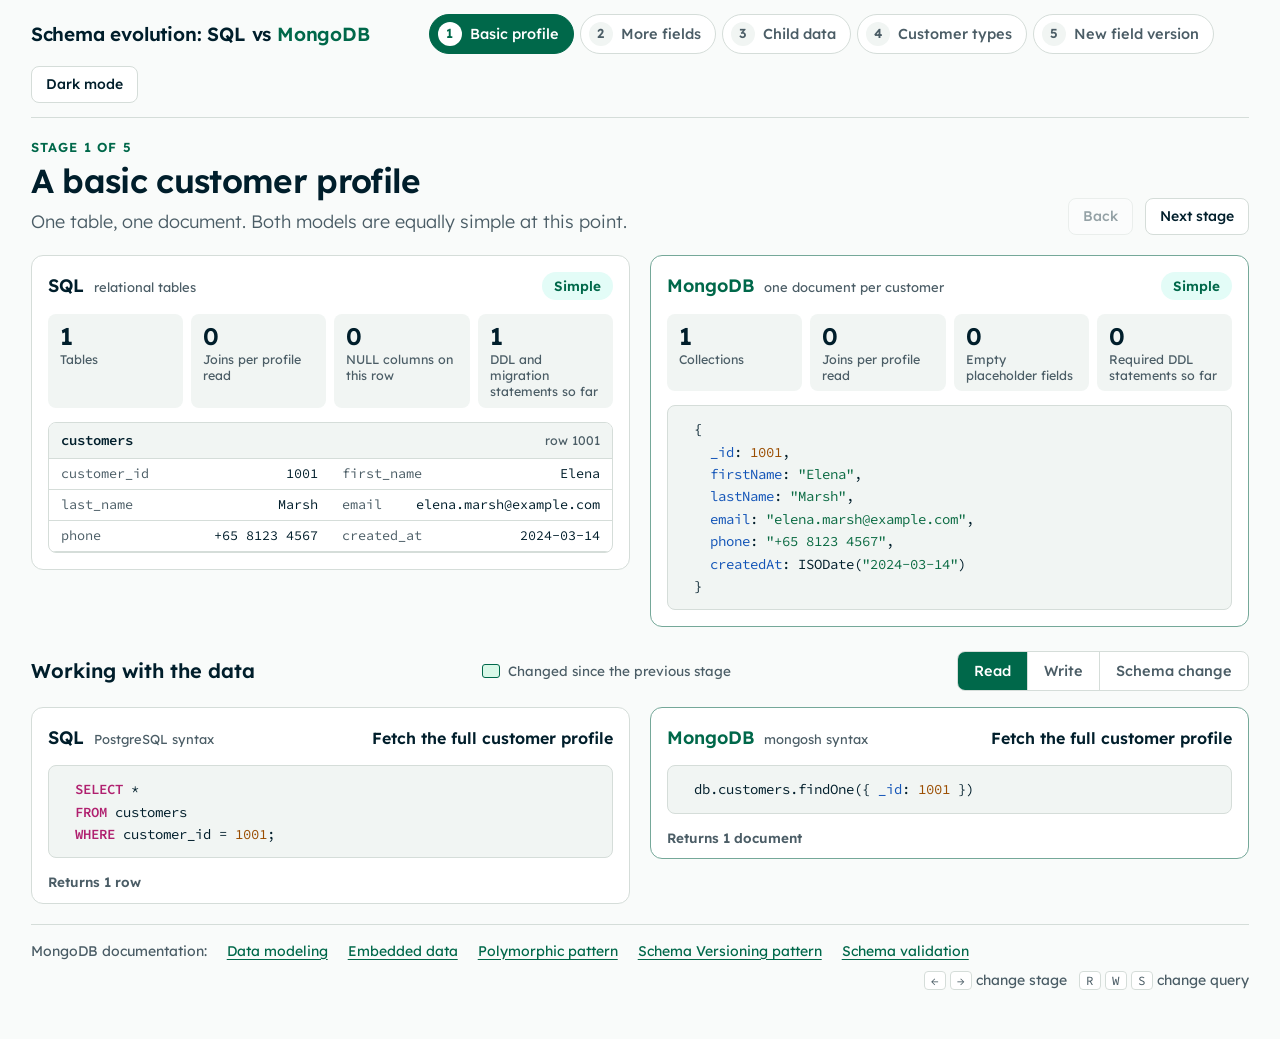
<file: sql-vs-mongodb-schema-evolution.html>
<!DOCTYPE html>
<html lang="en">
<head>
<meta charset="utf-8">
<meta name="viewport" content="width=device-width, initial-scale=1">
<style>body{margin:0}[hidden]{display:none!important}img{max-width:100%}</style>
</head>
<body>
<title>SQL vs MongoDB Schema Evolution</title>
<link rel="stylesheet" href="https://fonts.googleapis.com/css2?family=Lexend+Deca:wght@300;400;500;600;700&family=Source+Code+Pro:wght@400;600&display=swap">
<style>
/* Layout: sticky stage stepper on top, then a two-column SQL | MongoDB comparison
   with data shape above and synchronised query tabs below. */
:root {
  --bg: #F9FBFA; --surface: #FFFFFF; --inset: #F1F5F3; --border: #D5DDD9;
  --fg: #001E2B; --muted: #4B5D66;
  --accent: #00684A; --on-accent: #FFFFFF; --spring: #00A35C;
  --new-bg: #D9F8E8; --new-mark: #00684A;
  --good-bg: #E3FCF7; --good-fg: #00684A;
  --warn-bg: #FEF2C8; --warn-fg: #7A4200;
  --crit-bg: #FFE5DF; --crit-fg: #970606;
  --kw: #B0206F; --str: #0B6B43; --num: #9A4D00; --key: #1254B7; --com: #5C6C75;
  --sans: "Lexend Deca", system-ui, -apple-system, "Segoe UI", sans-serif;
  --mono: "Source Code Pro", ui-monospace, "SF Mono", Menlo, Consolas, monospace;
}
@media (prefers-color-scheme: dark) {
  :root:not([data-theme="light"]) {
    --bg: #001E2B; --surface: #0C2B39; --inset: #011822; --border: #24424F;
    --fg: #F0F5F3; --muted: #A9B8BD;
    --accent: #00ED64; --on-accent: #001E2B; --spring: #00ED64;
    --new-bg: #0B4034; --new-mark: #00ED64;
    --good-bg: #023430; --good-fg: #71F6BA;
    --warn-bg: #4A3200; --warn-fg: #FFE08A;
    --crit-bg: #5B1410; --crit-fg: #FFB3AA;
    --kw: #FF8ECB; --str: #5FE39A; --num: #FFC46B; --key: #7CC7FF; --com: #8FA3AB;
    color-scheme: dark;
  }
}
:root[data-theme="dark"] {
  --bg: #001E2B; --surface: #0C2B39; --inset: #011822; --border: #24424F;
  --fg: #F0F5F3; --muted: #A9B8BD;
  --accent: #00ED64; --on-accent: #001E2B; --spring: #00ED64;
  --new-bg: #0B4034; --new-mark: #00ED64;
  --good-bg: #023430; --good-fg: #71F6BA;
  --warn-bg: #4A3200; --warn-fg: #FFE08A;
  --crit-bg: #5B1410; --crit-fg: #FFB3AA;
  --kw: #FF8ECB; --str: #5FE39A; --num: #FFC46B; --key: #7CC7FF; --com: #8FA3AB;
  color-scheme: dark;
}

* { box-sizing: border-box; }
body { background: var(--bg); color: var(--fg); font-family: var(--sans); font-size: 16px; line-height: 1.5; font-weight: 400; }
button { font: inherit; color: inherit; cursor: pointer; }
:focus-visible { outline: 3px solid var(--spring); outline-offset: 2px; }
a { color: var(--accent); text-underline-offset: 3px; }

.wrap { max-width: 1600px; margin: 0 auto; padding-inline: clamp(16px, 2.4vw, 40px); padding-block: 0 48px; display: flex; flex-direction: column; gap: 20px; }

/* Top bar */
.top { display: flex; flex-wrap: wrap; align-items: center; gap: 12px 24px; padding-block: 14px; background: var(--bg); border-bottom: 1px solid var(--border); }
@media (min-width: 900px) { .top { position: sticky; top: env(safe-area-inset-top, 0px); z-index: 5; } }
.top h1 { font-size: 19px; font-weight: 600; margin: 0; letter-spacing: -0.01em; text-wrap: balance; }
.top h1 span { color: var(--accent); }
.steps { display: flex; flex-wrap: wrap; gap: 6px; list-style: none; margin: 0 auto; padding: 0; }
.steps button { display: flex; align-items: center; gap: 8px; padding: 7px 14px 7px 8px; border: 1px solid var(--border); border-radius: 999px; background: var(--surface); font-size: 14.5px; font-weight: 500; color: var(--muted); }
.steps .n { display: grid; place-items: center; width: 24px; height: 24px; border-radius: 50%; background: var(--inset); font-size: 13px; font-weight: 600; font-variant-numeric: tabular-nums; }
.steps button:hover { color: var(--fg); border-color: var(--accent); }
.steps button[aria-current="step"] { background: var(--accent); border-color: var(--accent); color: var(--on-accent); }
.steps button[aria-current="step"] .n { background: var(--on-accent); color: var(--accent); }
.ghost { padding: 7px 14px; border: 1px solid var(--border); border-radius: 8px; background: var(--surface); font-size: 14px; font-weight: 500; }
.ghost:hover:not(:disabled) { border-color: var(--accent); }
.ghost:disabled { opacity: .4; cursor: default; }

/* Stage intro */
.intro { display: flex; flex-wrap: wrap; align-items: flex-end; justify-content: space-between; gap: 16px 32px; }
.intro .txt { min-width: 0; flex: 1 1 520px; }
.eyebrow { font-size: 13px; font-weight: 600; letter-spacing: .09em; text-transform: uppercase; color: var(--accent); margin: 0 0 4px; }
.intro h2 { font-size: clamp(26px, 2.6vw, 36px); font-weight: 600; line-height: 1.15; letter-spacing: -0.02em; margin: 0 0 8px; text-wrap: balance; }
.intro p.sum { font-size: 18px; font-weight: 300; color: var(--muted); margin: 0; max-width: 68ch; }
.ctl { display: flex; flex-wrap: wrap; align-items: center; gap: 12px; }
.seg { display: inline-flex; border: 1px solid var(--border); border-radius: 8px; overflow: hidden; background: var(--surface); }
.seg button { padding: 8px 16px; border: 0; background: transparent; font-size: 14.5px; font-weight: 500; color: var(--muted); }
.seg button + button { border-left: 1px solid var(--border); }
.seg button[aria-pressed="true"], .seg button[aria-selected="true"] { background: var(--accent); color: var(--on-accent); }
.seg-label { font-size: 14px; color: var(--muted); }

/* Comparison grid */
.cmp { display: grid; grid-template-columns: minmax(0, 1fr) minmax(0, 1fr); gap: 16px 20px; align-items: start; }
@media (max-width: 880px) { .cmp { grid-template-columns: minmax(0, 1fr); } }
.span { grid-column: 1 / -1; }
.panel { min-width: 0; background: var(--surface); border: 1px solid var(--border); border-radius: 12px; padding: 16px; display: flex; flex-direction: column; gap: 14px; }
.panel.mdb { border-color: color-mix(in srgb, var(--accent) 45%, var(--border)); }
.phead { display: flex; flex-wrap: wrap; align-items: center; justify-content: space-between; gap: 8px 12px; }
.side { font-size: 18px; font-weight: 600; margin: 0; display: flex; align-items: baseline; gap: 10px; flex-wrap: wrap; }
.side small { font-size: 13px; font-weight: 400; color: var(--muted); }
.mdb .side { color: var(--accent); }
.pill { font-size: 13.5px; font-weight: 600; padding: 4px 12px; border-radius: 999px; white-space: nowrap; }
.pill.good { background: var(--good-bg); color: var(--good-fg); }
.pill.warn { background: var(--warn-bg); color: var(--warn-fg); }
.pill.crit { background: var(--crit-bg); color: var(--crit-fg); }

.stats { display: grid; grid-template-columns: repeat(4, minmax(0, 1fr)); gap: 8px; }
@media (max-width: 520px) { .stats { grid-template-columns: repeat(2, minmax(0, 1fr)); } }
.stat { background: var(--inset); border-radius: 8px; padding: 8px 12px; }
.stat b { display: flex; align-items: baseline; gap: 6px; font-size: 24px; font-weight: 600; line-height: 1.2; font-variant-numeric: tabular-nums; }
.stat .delta { font-size: 12.5px; font-weight: 600; padding: 1px 7px; border-radius: 999px; background: var(--warn-bg); color: var(--warn-fg); }
.stat span.l { display: block; font-size: 12.5px; color: var(--muted); line-height: 1.3; }

/* SQL tables */
.tbl { border: 1px solid var(--border); border-radius: 8px; overflow: hidden; }
.tbl.new { border-color: var(--new-mark); }
.tname { display: flex; align-items: center; gap: 10px; padding: 7px 12px; background: var(--inset); font-family: var(--mono); font-size: 14px; font-weight: 600; border-bottom: 1px solid var(--border); }
.badge { font-family: var(--sans); font-size: 11.5px; font-weight: 600; letter-spacing: .06em; text-transform: uppercase; padding: 1px 8px; border-radius: 999px; background: var(--new-bg); color: var(--new-mark); }
.tname .rows { margin-left: auto; font-family: var(--sans); font-weight: 400; font-size: 12.5px; color: var(--muted); }
.rec { display: grid; grid-template-columns: repeat(auto-fill, minmax(250px, 1fr)); }
.kv { display: flex; justify-content: space-between; gap: 12px; padding: 5px 12px; font-family: var(--mono); font-size: 13.5px; border-bottom: 1px solid var(--border); min-width: 0; }
.kv .k { color: var(--muted); white-space: nowrap; }
.kv .v { text-align: right; overflow-wrap: anywhere; }
.kv.new { background: var(--new-bg); }
.kv.new .k { color: var(--new-mark); font-weight: 600; }
.kv.gone .k, .kv.gone .v { text-decoration: line-through; color: var(--crit-fg); }
.nul { font-style: italic; padding: 0 6px; border-radius: 4px; background: var(--warn-bg); color: var(--warn-fg); }
.scroll { overflow-x: auto; }
table.g { border-collapse: collapse; width: 100%; font-family: var(--mono); font-size: 13.5px; font-variant-numeric: tabular-nums; }
table.g th, table.g td { text-align: left; padding: 5px 12px; border-bottom: 1px solid var(--border); white-space: nowrap; }
table.g th { color: var(--muted); font-weight: 600; }
table.g tr:last-child td { border-bottom: 0; }
.empty { padding: 8px 12px; font-size: 13.5px; color: var(--muted); }
.tables { display: flex; flex-direction: column; gap: 10px; }
.also { display: flex; flex-wrap: wrap; align-items: center; gap: 6px 8px; font-size: 13.5px; color: var(--muted); }
.also code { font-family: var(--mono); font-size: 13px; padding: 2px 9px; border: 1px solid var(--border); border-radius: 6px; color: var(--fg); background: var(--inset); }

/* Code */
pre.code { margin: 0; background: var(--inset); border: 1px solid var(--border); border-radius: 8px; padding: 12px 0; overflow-x: auto; font-family: var(--mono); font-size: 14px; line-height: 1.6; tab-size: 2; }
pre.code code { display: inline-block; min-width: 100%; font-family: inherit; }
.ln { display: block; padding: 0 14px 0 26px; position: relative; white-space: pre; }
.ln.new { background: var(--new-bg); }
.ln.new::before { content: "+"; position: absolute; left: 9px; color: var(--new-mark); font-weight: 600; }
.t-kw { color: var(--kw); font-weight: 600; } .t-str { color: var(--str); } .t-num { color: var(--num); } .t-key { color: var(--key); } .t-com { color: var(--com); font-style: italic; }
.doclabel { font-size: 13.5px; font-weight: 500; color: var(--muted); margin: 0 0 -6px; }
.note { font-size: 15px; color: var(--muted); margin: 0; max-width: 70ch; }
.note b { color: var(--fg); font-weight: 600; }
.res { font-size: 13.5px; font-weight: 600; color: var(--muted); margin: 0 0 -6px; }
.qtitle { font-size: 16px; font-weight: 600; margin: 0; }
.legend { display: flex; align-items: center; gap: 8px; font-size: 13.5px; color: var(--muted); }
.legend i { width: 18px; height: 14px; border-radius: 3px; background: var(--new-bg); border: 1px solid var(--new-mark); }
.qbar { display: flex; flex-wrap: wrap; align-items: center; justify-content: space-between; gap: 10px 20px; margin-top: 8px; }
.qbar h3 { font-size: 20px; font-weight: 600; margin: 0; }

footer { border-top: 1px solid var(--border); padding-top: 16px; font-size: 14px; color: var(--muted); display: flex; flex-wrap: wrap; gap: 8px 20px; }
footer .hint { margin-left: auto; }
kbd { font-family: var(--mono); font-size: 12.5px; padding: 1px 6px; border: 1px solid var(--border); border-radius: 4px; background: var(--surface); }
</style>

<div class="wrap">
  <header class="top">
    <h1>Schema evolution: SQL vs <span>MongoDB</span></h1>
    <ol class="steps" id="steps" aria-label="Stages"></ol>
    <button class="ghost" id="themeBtn" type="button">Dark mode</button>
  </header>

  <section class="intro" aria-live="polite">
    <div class="txt">
      <p class="eyebrow" id="eyebrow"></p>
      <h2 id="stageTitle"></h2>
      <p class="sum" id="stageSum"></p>
    </div>
    <div class="ctl">
      <span class="seg-label" id="typeLabel" hidden>Customer type</span>
      <div class="seg" id="typeSeg" role="group" aria-labelledby="typeLabel" hidden>
        <button type="button" data-type="retail">Retail</button>
        <button type="button" data-type="wealth">Wealth</button>
        <button type="button" data-type="corporate">Corporate</button>
      </div>
      <button class="ghost" id="prevBtn" type="button">Back</button>
      <button class="ghost" id="nextBtn" type="button">Next stage</button>
    </div>
  </section>

  <main class="cmp">
    <section class="panel" id="sqlData" aria-label="SQL data model"></section>
    <section class="panel mdb" id="mdbData" aria-label="MongoDB document"></section>

    <div class="span qbar">
      <h3>Working with the data</h3>
      <div class="legend"><i></i> Changed since the previous stage</div>
      <div class="seg" id="tabs" role="tablist" aria-label="Operation">
        <button type="button" role="tab" data-tab="read">Read</button>
        <button type="button" role="tab" data-tab="write">Write</button>
        <button type="button" role="tab" data-tab="schema">Schema change</button>
      </div>
    </div>

    <section class="panel" id="sqlQuery" aria-label="SQL query"></section>
    <section class="panel mdb" id="mdbQuery" aria-label="MongoDB query"></section>
  </main>

  <footer>
    <span>MongoDB documentation:</span>
    <a href="https://www.mongodb.com/docs/manual/data-modeling/" target="_blank" rel="noopener">Data modeling</a>
    <a href="https://www.mongodb.com/docs/manual/data-modeling/embedding/" target="_blank" rel="noopener">Embedded data</a>
    <a href="https://www.mongodb.com/docs/manual/data-modeling/design-patterns/polymorphic-data/polymorphic-schema-pattern/" target="_blank" rel="noopener">Polymorphic pattern</a>
    <a href="https://www.mongodb.com/docs/manual/data-modeling/design-patterns/data-versioning/schema-versioning/" target="_blank" rel="noopener">Schema Versioning pattern</a>
    <a href="https://www.mongodb.com/docs/manual/core/schema-validation/" target="_blank" rel="noopener">Schema validation</a>
    <span class="hint"><kbd>&larr;</kbd> <kbd>&rarr;</kbd> change stage &nbsp; <kbd>R</kbd> <kbd>W</kbd> <kbd>S</kbd> change query</span>
  </footer>
</div>

<script>
(function () {
  "use strict";
  var state = { stage: 0, tab: "read", type: "retail" };

  var STAGES = [
    { label: "Basic profile", title: "A basic customer profile",
      sum: "One table, one document. Both models are equally simple at this point.",
      sqlPill: ["Simple", "good"], mdbPill: ["Simple", "good"] },
    { label: "More fields", title: "The profile gains more fields",
      sum: "Date of birth, loyalty tier and marketing consent are added. SQL handles this well with a single ALTER TABLE. MongoDB needs no DDL at all.",
      sqlPill: ["Still in good shape", "good"], mdbPill: ["No DDL needed", "good"] },
    { label: "Child data", title: "Addresses, preferences and interests arrive",
      sum: "SQL spreads one profile across four tables and joins them back together. MongoDB embeds the same data as a sub-document and arrays.",
      sqlPill: ["4 tables, 3 joins", "warn"], mdbPill: ["Still one document", "good"] },
    { label: "Customer types", title: "The CRM now tracks three customer types",
      sum: "Retail, wealth and corporate customers need different fields. SQL carries every type's columns on every row. MongoDB stores only the fields that apply.",
      sqlPill: ["Sparse rows, 5 joins", "warn"], mdbPill: ["Only the fields that apply", "good"] },
    { label: "New field version", title: "A field changes shape",
      sum: "A single phone number becomes a list of contacts. SQL needs a coordinated data migration. MongoDB lets both versions live side by side.",
      sqlPill: ["Migration project", "crit"], mdbPill: ["v1 and v2 coexist", "good"] }
  ];

  var SQL_STATS = { tables: [1, 1, 4, 6, 7], joins: [0, 0, 3, 5, 6], stmts: [1, 2, 5, 9, 12] };
  var NULLS = { retail: 6, wealth: 4, corporate: 7 };

  var CUST = {
    retail: { customer_id: 1001, customer_type: "retail", first_name: "Elena", last_name: "Marsh", email: "elena.marsh@example.com", phone: "+65 8123 4567", created_at: "2024-03-14", date_of_birth: "1988-07-02", loyalty_tier: "Gold", marketing_opt_in: "TRUE", risk_profile: null, aum_usd: null, relationship_mgr: null, company_name: null, registration_no: null, industry: null },
    wealth: { customer_id: 1002, customer_type: "wealth", first_name: "Rohan", last_name: "Iyer", email: "rohan.iyer@example.com", phone: "+65 9234 5678", created_at: "2023-11-02", date_of_birth: "1975-01-19", loyalty_tier: null, marketing_opt_in: "FALSE", risk_profile: "Balanced", aum_usd: "2400000.00", relationship_mgr: "J. Tan", company_name: null, registration_no: null, industry: null },
    corporate: { customer_id: 1003, customer_type: "corporate", first_name: null, last_name: null, email: "ops@harbourline.example", phone: "+65 6555 0142", created_at: "2022-06-20", date_of_birth: null, loyalty_tier: null, marketing_opt_in: "FALSE", risk_profile: null, aum_usd: null, relationship_mgr: null, company_name: "Harbourline Logistics", registration_no: "201912345K", industry: "Logistics" }
  };
  // [column, first stage it exists in (1-based)]
  var COLS = [["customer_id", 1], ["customer_type", 4], ["first_name", 1], ["last_name", 1], ["email", 1], ["phone", 1], ["created_at", 1], ["date_of_birth", 2], ["loyalty_tier", 2], ["marketing_opt_in", 2], ["risk_profile", 4], ["aum_usd", 4], ["relationship_mgr", 4], ["company_name", 4], ["registration_no", 4], ["industry", 4]];

  var T_ADDR = { name: "addresses", cols: ["address_id", "customer_id", "type", "street", "city", "postal_code"], rows: [[1, 1001, "home", "12 Orchard Rd", "Singapore", "238841"], [2, 1001, "work", "8 Marina Blvd", "Singapore", "018981"]] };
  var T_PREF = { name: "customer_preferences", cols: ["customer_id", "language", "channel"], rows: [[1001, "en", "email"]] };
  var T_INT = { name: "customer_interests", cols: ["customer_id", "interest"], rows: [[1001, "travel"], [1001, "investing"], [1001, "dining"]] };
  var CHILD = {
    retail: { addr: T_ADDR.rows, pref: T_PREF.rows, int: T_INT.rows },
    wealth: { addr: [[3, 1002, "home", "5 Nassim Rd", "Singapore", "258372"]], pref: [[1002, "en", "phone"]], int: [[1002, "investing"], [1002, "golf"]] },
    corporate: { addr: [[4, 1003, "office", "30 Tuas Ave 2", "Singapore", "639461"]], pref: [], int: [] }
  };
  var T_CONTACT = { name: "customer_contacts", cols: ["contact_id", "customer_id", "type", "value", "is_primary"], rows: [[1, 1001, "mobile", "+65 8123 4567", "TRUE"], [2, 1001, "work", "+65 6555 0199", "FALSE"]] };

  /* ---------- content per stage ---------- */
  var MDB_DOC = [
`{
  _id: 1001,
  firstName: "Elena",
  lastName: "Marsh",
  email: "elena.marsh@example.com",
  phone: "+65 8123 4567",
  createdAt: ISODate("2024-03-14")
}`,
`{
  _id: 1001,
  firstName: "Elena",
  lastName: "Marsh",
  email: "elena.marsh@example.com",
  phone: "+65 8123 4567",
  createdAt: ISODate("2024-03-14"),
+  dateOfBirth: ISODate("1988-07-02"),
+  loyaltyTier: "Gold",
+  marketingOptIn: true
}`,
`{
  _id: 1001,
  firstName: "Elena",
  lastName: "Marsh",
  email: "elena.marsh@example.com",
  phone: "+65 8123 4567",
  createdAt: ISODate("2024-03-14"),
  dateOfBirth: ISODate("1988-07-02"),
  loyaltyTier: "Gold",
  marketingOptIn: true,
+  addresses: [
+    { type: "home", street: "12 Orchard Rd",
+      city: "Singapore", postalCode: "238841" },
+    { type: "work", street: "8 Marina Blvd",
+      city: "Singapore", postalCode: "018981" }
+  ],
+  preferences: { language: "en", channel: "email" },
+  interests: ["travel", "investing", "dining"]
}`
  ];
  var MDB_TYPED = {
    retail:
`{
  _id: 1001,
+  type: "retail",
  firstName: "Elena",
  lastName: "Marsh",
  email: "elena.marsh@example.com",
  phone: "+65 8123 4567",
  dateOfBirth: ISODate("1988-07-02"),
  loyaltyTier: "Gold",
  marketingOptIn: true,
  addresses: [
    { type: "home", street: "12 Orchard Rd",
      city: "Singapore", postalCode: "238841" },
    { type: "work", street: "8 Marina Blvd",
      city: "Singapore", postalCode: "018981" }
  ],
  preferences: { language: "en", channel: "email" },
  interests: ["travel", "investing", "dining"]
}`,
    wealth:
`{
  _id: 1002,
+  type: "wealth",
  firstName: "Rohan",
  lastName: "Iyer",
  email: "rohan.iyer@example.com",
  phone: "+65 9234 5678",
  dateOfBirth: ISODate("1975-01-19"),
+  riskProfile: "Balanced",
+  aumUsd: 2400000,
+  relationshipManager: "J. Tan",
+  portfolios: [
+    { name: "Growth", valueUsd: 1500000 },
+    { name: "Income", valueUsd: 900000 }
+  ],
  addresses: [
    { type: "home", street: "5 Nassim Rd",
      city: "Singapore", postalCode: "258372" }
  ],
  preferences: { language: "en", channel: "phone" },
  interests: ["investing", "golf"]
}`,
    corporate:
`{
  _id: 1003,
+  type: "corporate",
+  companyName: "Harbourline Logistics",
+  registrationNo: "201912345K",
+  industry: "Logistics",
  email: "ops@harbourline.example",
  phone: "+65 6555 0142",
+  signatories: [
+    { name: "Li Wei Chen", role: "CFO" },
+    { name: "Sara Holm", role: "Director" }
+  ],
  addresses: [
    { type: "office", street: "30 Tuas Ave 2",
      city: "Singapore", postalCode: "639461" }
  ]
}`
  };
  var MDB_V2 =
`{
  _id: 1001,
+  schemaVersion: 2,
  type: "retail",
  firstName: "Elena",
  lastName: "Marsh",
  email: "elena.marsh@example.com",
+  contacts: [
+    { type: "mobile", value: "+65 8123 4567", primary: true },
+    { type: "work", value: "+65 6555 0199" }
+  ],
  loyaltyTier: "Gold",
  addresses: [ /* 2 items */ ],
  preferences: { language: "en", channel: "email" },
  interests: ["travel", "investing", "dining"]
}`;
  var MDB_V1 =
`{
  _id: 1004,
  type: "retail",
  firstName: "Tomas",
  lastName: "Reyes",
  email: "tomas.reyes@example.com",
  phone: "+65 9000 1122",
  loyaltyTier: "Silver"
}`;

  function queries(stage, type) {
    var id = stage === 3 ? CUST[type].customer_id : 1001;
    var find = "db.customers.findOne({ _id: " + id + " })";
    var Q = [
      /* ---- Stage 1 ---- */
      { read: {
          title: "Fetch the full customer profile",
          sql: { code: "SELECT *\nFROM customers\nWHERE customer_id = 1001;", res: "Returns 1 row" },
          mdb: { code: find, res: "Returns 1 document" } },
        write: {
          title: "Create the customer",
          sql: { code: "INSERT INTO customers\n  (customer_id, first_name, last_name, email, phone)\nVALUES\n  (1001, 'Elena', 'Marsh',\n   'elena.marsh@example.com', '+65 8123 4567');" },
          mdb: { code: 'db.customers.insertOne({\n  _id: 1001,\n  firstName: "Elena",\n  lastName: "Marsh",\n  email: "elena.marsh@example.com",\n  phone: "+65 8123 4567",\n  createdAt: new Date()\n})' } },
        schema: {
          title: "Set up the structure",
          sql: { code: "CREATE TABLE customers (\n  customer_id INT PRIMARY KEY,\n  first_name  VARCHAR(50) NOT NULL,\n  last_name   VARCHAR(50) NOT NULL,\n  email       VARCHAR(120) NOT NULL,\n  phone       VARCHAR(30),\n  created_at  TIMESTAMP DEFAULT NOW()\n);", note: "The table must exist before the first row is written." },
          mdb: { code: "// Nothing to run.\n// The collection is created on the first insert.", note: "The document has the same shape as the object in the application code." } } },

      /* ---- Stage 2 ---- */
      { read: {
          title: "Fetch the full customer profile",
          sql: { code: "SELECT *\nFROM customers\nWHERE customer_id = 1001;", res: "Returns 1 row", note: "Unchanged. The new columns come back automatically." },
          mdb: { code: find, res: "Returns 1 document", note: "Unchanged." } },
        write: {
          title: "Fill in the new fields",
          sql: { code: "+UPDATE customers\n+SET date_of_birth = '1988-07-02',\n+    loyalty_tier = 'Gold',\n+    marketing_opt_in = TRUE\n+WHERE customer_id = 1001;" },
          mdb: { code: '+db.customers.updateOne(\n+  { _id: 1001 },\n+  { $set: {\n+      dateOfBirth: ISODate("1988-07-02"),\n+      loyaltyTier: "Gold",\n+      marketingOptIn: true\n+  } }\n+)' } },
        schema: {
          title: "Get from stage 1 to stage 2",
          sql: { code: "+ALTER TABLE customers\n+  ADD COLUMN date_of_birth DATE,\n+  ADD COLUMN loyalty_tier VARCHAR(20),\n+  ADD COLUMN marketing_opt_in BOOLEAN DEFAULT FALSE;", note: "One statement, and SQL copes well. Existing rows hold NULL for date_of_birth and loyalty_tier until they are updated." },
          mdb: { code: '// No DDL. Documents without the new fields stay valid.\n\n// Optional: enforce rules with schema validation\ndb.runCommand({\n  collMod: "customers",\n  validator: { $jsonSchema: {\n    required: ["firstName", "lastName", "email"],\n    properties: {\n      loyaltyTier: { enum: ["Silver", "Gold", "Platinum"] }\n    }\n  } }\n})', note: "Flexible does not mean unmanaged. <b>Schema validation</b> applies rules where you want them." } } },

      /* ---- Stage 3 ---- */
      { read: {
          title: "Fetch the full customer profile",
          sql: { code: "SELECT c.*, a.type, a.street, a.city, a.postal_code,\n       p.language, p.channel, i.interest\nFROM customers c\n+LEFT JOIN addresses a USING (customer_id)\n+LEFT JOIN customer_preferences p USING (customer_id)\n+LEFT JOIN customer_interests i USING (customer_id)\nWHERE c.customer_id = 1001;",
                 res: "Returns 6 rows for 1 customer",
                 grid: { cols: ["customer_id", "first_name", "a.type", "i.interest"], rows: [[1001, "Elena", "home", "travel"], [1001, "Elena", "home", "investing"], [1001, "Elena", "home", "dining"], [1001, "Elena", "work", "travel"], [1001, "Elena", "work", "investing"], [1001, "Elena", "work", "dining"]] },
                 note: "2 addresses &times; 3 interests = 6 rows. The application removes the duplicates, or runs several queries instead." },
          mdb: { code: find, res: "Returns 1 document", note: "Unchanged. The addresses, preferences and interests come back inside the document." } },
        write: {
          title: "Create a full profile",
          sql: { code: "+BEGIN;\nINSERT INTO customers (customer_id, first_name, last_name, email)\n  VALUES (1001, 'Elena', 'Marsh', 'elena.marsh@example.com');\n+INSERT INTO addresses (customer_id, type, street, city, postal_code)\n+  VALUES (1001, 'home', '12 Orchard Rd', 'Singapore', '238841'),\n+         (1001, 'work', '8 Marina Blvd', 'Singapore', '018981');\n+INSERT INTO customer_preferences (customer_id, language, channel)\n+  VALUES (1001, 'en', 'email');\n+INSERT INTO customer_interests (customer_id, interest)\n+  VALUES (1001, 'travel'), (1001, 'investing'), (1001, 'dining');\n+COMMIT;", note: "Four inserts across four tables, wrapped in a transaction so the profile is never half written." },
          mdb: { code: 'db.customers.insertOne({\n  _id: 1001,\n  firstName: "Elena",\n  lastName: "Marsh",\n  email: "elena.marsh@example.com",\n+  addresses: [ { type: "home", city: "Singapore" /* ... */ } ],\n+  preferences: { language: "en", channel: "email" },\n+  interests: ["travel", "investing", "dining"]\n})\n\n// Later: add one more address\n+db.customers.updateOne(\n+  { _id: 1001 },\n+  { $push: { addresses: { type: "billing", city: "Singapore" } } }\n+)', note: "A write to a single document is <b>atomic</b>. No multi-statement transaction is needed." } },
        schema: {
          title: "Get from stage 2 to stage 3",
          sql: { code: "+CREATE TABLE addresses (\n+  address_id  SERIAL PRIMARY KEY,\n+  customer_id INT REFERENCES customers,\n+  type VARCHAR(20), street VARCHAR(120),\n+  city VARCHAR(60), postal_code VARCHAR(12)\n+);\n+CREATE TABLE customer_preferences (\n+  customer_id INT PRIMARY KEY REFERENCES customers,\n+  language VARCHAR(5), channel VARCHAR(20)\n+);\n+CREATE TABLE customer_interests (\n+  customer_id INT REFERENCES customers,\n+  interest VARCHAR(40),\n+  PRIMARY KEY (customer_id, interest)\n+);", note: "Three new tables, each with a foreign key back to customers." },
          mdb: { code: '// No DDL. Add the embedded data to the document.\n+db.customers.updateOne(\n+  { _id: 1001 },\n+  { $set: {\n+      addresses: [ /* 2 addresses */ ],\n+      preferences: { language: "en", channel: "email" },\n+      interests: ["travel", "investing", "dining"]\n+  } }\n+)', note: "Embed data that is read together and bounded in size. Data that grows without limit belongs in its own collection, linked by reference." } } },

      /* ---- Stage 4 ---- */
      { read: {
          title: "Fetch the full customer profile",
          sql: { code: "SELECT c.*, a.*, p.*, i.interest,\n+       wp.name, wp.value_usd, cs.name, cs.role\nFROM customers c\nLEFT JOIN addresses a USING (customer_id)\nLEFT JOIN customer_preferences p USING (customer_id)\nLEFT JOIN customer_interests i USING (customer_id)\n+LEFT JOIN wealth_portfolios wp USING (customer_id)\n+LEFT JOIN corporate_signatories cs USING (customer_id)\nWHERE c.customer_id = " + id + ";", note: "Every row carries every type's columns. The application checks customer_type to know which ones to read and which to ignore." },
          mdb: { code: find + '\n\n// The type field is also an ordinary filter\n+db.customers.find({\n+  type: "wealth",\n+  aumUsd: { $gte: 1000000 }\n+})', res: "Returns 1 document, with only this type's fields", note: "Unchanged. The same findOne returns a different shape per customer type." } },
        write: {
          title: "Create a wealth customer",
          sql: { code: "BEGIN;\nINSERT INTO customers\n+  (customer_id, customer_type, first_name, last_name, email,\n+   risk_profile, aum_usd, relationship_mgr)\nVALUES\n+  (1002, 'wealth', 'Rohan', 'Iyer', 'rohan.iyer@example.com',\n+   'Balanced', 2400000.00, 'J. Tan');\n-- company_name, registration_no, industry, loyalty_tier stay NULL\n+INSERT INTO wealth_portfolios (customer_id, name, value_usd)\n+  VALUES (1002, 'Growth', 1500000.00), (1002, 'Income', 900000.00);\nCOMMIT;", note: "Each customer type needs its own insert logic, covering a different set of columns and tables." },
          mdb: { code: 'db.customers.insertOne({\n  _id: 1002,\n+  type: "wealth",\n  firstName: "Rohan",\n  lastName: "Iyer",\n  email: "rohan.iyer@example.com",\n+  riskProfile: "Balanced",\n+  aumUsd: 2400000,\n+  relationshipManager: "J. Tan",\n+  portfolios: [\n+    { name: "Growth", valueUsd: 1500000 },\n+    { name: "Income", valueUsd: 900000 }\n+  ]\n})', note: "The document holds the wealth fields and nothing else. There are no placeholders to leave empty." } },
        schema: {
          title: "Get from stage 3 to stage 4",
          sql: { code: "+ALTER TABLE customers\n+  ADD COLUMN customer_type VARCHAR(20)\n+    NOT NULL DEFAULT 'retail',\n+  ADD COLUMN risk_profile VARCHAR(20),      -- wealth only\n+  ADD COLUMN aum_usd DECIMAL(18,2),         -- wealth only\n+  ADD COLUMN relationship_mgr VARCHAR(60),  -- wealth only\n+  ADD COLUMN company_name VARCHAR(120),     -- corporate only\n+  ADD COLUMN registration_no VARCHAR(20),   -- corporate only\n+  ADD COLUMN industry VARCHAR(40);          -- corporate only\n+ALTER TABLE customers  -- a company has no first name\n+  ALTER COLUMN first_name DROP NOT NULL,\n+  ALTER COLUMN last_name DROP NOT NULL;\n+CREATE TABLE wealth_portfolios (\n+  portfolio_id SERIAL PRIMARY KEY,\n+  customer_id INT REFERENCES customers,\n+  name VARCHAR(60), value_usd DECIMAL(18,2)\n+);\n+CREATE TABLE corporate_signatories (\n+  signatory_id SERIAL PRIMARY KEY,\n+  customer_id INT REFERENCES customers,\n+  name VARCHAR(80), role VARCHAR(40)\n+);", note: "The alternative is one table per customer type. That removes the NULL columns but adds another join for each type." },
          mdb: { code: '// No DDL. Tag the existing documents with a type.\n+db.customers.updateMany(\n+  { type: { $exists: false } },\n+  { $set: { type: "retail" } }\n+)\n\n// Optional: index the type field\n+db.customers.createIndex({ type: 1 })', note: "This is the <b>polymorphic pattern</b>. A new customer type is a new document shape in the same collection." } } },

      /* ---- Stage 5 ---- */
      { read: {
          title: "Fetch the full customer profile",
          sql: { code: "SELECT c.*, a.*, p.*, i.interest, wp.*, cs.*,\n+       cc.type, cc.value, cc.is_primary\nFROM customers c\nLEFT JOIN addresses a USING (customer_id)\nLEFT JOIN customer_preferences p USING (customer_id)\nLEFT JOIN customer_interests i USING (customer_id)\nLEFT JOIN wealth_portfolios wp USING (customer_id)\nLEFT JOIN corporate_signatories cs USING (customer_id)\n+LEFT JOIN customer_contacts cc USING (customer_id)\nWHERE c.customer_id = 1001;", res: "Returns 12 rows for 1 customer", note: "2 addresses &times; 3 interests &times; 2 contacts = 12 rows. This query only works after the backfill has finished." },
          mdb: { code: find + '\n\n// Application code reads both versions\n+function getContacts(doc) {\n+  if ((doc.schemaVersion ?? 1) === 1) {\n+    return [{ type: "mobile", value: doc.phone, primary: true }];\n+  }\n+  return doc.contacts;\n+}', res: "Returns 1 document, v1 or v2", note: "The query is unchanged. A small branch on <b>schemaVersion</b> handles both shapes." } },
        write: {
          title: "Change a customer's mobile number",
          sql: { code: "BEGIN;\n-- old readers still use customers.phone\nUPDATE customers\n  SET phone = '+65 8777 0000'\n  WHERE customer_id = 1004;\n+-- new readers use customer_contacts\n+UPDATE customer_contacts\n+  SET value = '+65 8777 0000'\n+  WHERE customer_id = 1004 AND type = 'mobile';\nCOMMIT;", note: "Every writer must <b>dual write</b> to the old column and the new table until the cutover is complete." },
          mdb: { code: 'db.customers.updateOne(\n  { _id: 1004 },\n  {\n+    $set: {\n+      schemaVersion: 2,\n+      contacts: [\n+        { type: "mobile", value: "+65 8777 0000", primary: true }\n+      ]\n+    },\n+    $unset: { phone: "" }\n  }\n)', note: "The v1 document is upgraded to v2 in the same write that changes the number. No downtime and no batch job." } },
        schema: {
          title: "Get from stage 4 to stage 5",
          sql: { code: "+-- 1. Create the new table\n+CREATE TABLE customer_contacts (\n+  contact_id  SERIAL PRIMARY KEY,\n+  customer_id INT REFERENCES customers,\n+  type VARCHAR(20), value VARCHAR(30),\n+  is_primary BOOLEAN DEFAULT FALSE\n+);\n+-- 2. Backfill every existing customer\n+INSERT INTO customer_contacts\n+  (customer_id, type, value, is_primary)\n+SELECT customer_id, 'mobile', phone, TRUE\n+FROM customers WHERE phone IS NOT NULL;\n+-- 3. Deploy application code that writes to both places\n+-- 4. Verify the data, then switch all readers over\n+-- 5. Remove the old column\n+ALTER TABLE customers DROP COLUMN phone;", note: "Five ordered steps across database and application teams. On a large table the backfill needs batching and a rollback plan." },
          mdb: { code: '// No migration window. New code simply writes v2.\n\n// Optional: upgrade the remaining v1 documents\n// in the background, at your own pace\n+db.customers.updateMany(\n+  { schemaVersion: { $exists: false }, phone: { $exists: true } },\n+  [\n+    { $set: {\n+        schemaVersion: 2,\n+        contacts: [\n+          { type: "mobile", value: "$phone", primary: true }\n+        ]\n+    } },\n+    { $unset: "phone" }\n+  ]\n+)', note: "This is the <b>Schema Versioning pattern</b>. Old and new documents share the collection, so the upgrade can be gradual or never forced at all." } } }
    ];
    return Q[stage];
  }

  /* ---------- rendering helpers ---------- */
  function esc(s) { return String(s).replace(/&/g, "&amp;").replace(/</g, "&lt;").replace(/>/g, "&gt;"); }
  var RE_SQL = /(--.*$)|('(?:[^']|'')*')|\b(SELECT|FROM|WHERE|LEFT|JOIN|USING|ON|INSERT|INTO|VALUES|UPDATE|SET|ALTER|TABLE|ADD|COLUMN|DROP|CREATE|PRIMARY|KEY|REFERENCES|NOT|NULL|DEFAULT|BEGIN|COMMIT|AND|IS|TRUE|FALSE|INT|SERIAL|VARCHAR|DATE|BOOLEAN|DECIMAL|TIMESTAMP)\b|\b(\d+(?:\.\d+)?)\b/g;
  var RE_JS = /(\/\/.*$|\/\*.*?\*\/)|("(?:[^"\\]|\\.)*")|\b(function|return|if|else|true|false|new)\b|([A-Za-z_$][\w$]*)(?=\s*:)|\b(\d+(?:\.\d+)?)\b/g;
  function hl(line, lang) {
    var e = esc(line);
    if (lang === "sql") return e.replace(RE_SQL, function (m, c, s, k, n) {
      return '<span class="t-' + (c ? "com" : s ? "str" : k ? "kw" : "num") + '">' + m + "</span>";
    });
    return e.replace(RE_JS, function (m, c, s, k, key, n) {
      return '<span class="t-' + (c ? "com" : s ? "str" : k ? "kw" : key ? "key" : "num") + '">' + m + "</span>";
    });
  }
  function code(str, lang) {
    return '<pre class="code" tabindex="0"><code>' + str.split("\n").map(function (l) {
      var isNew = l.charAt(0) === "+";
      var t = isNew ? l.slice(1) : l;
      return '<span class="ln' + (isNew ? " new" : "") + '">' + (hl(t, lang) || " ") + "\n</span>";
    }).join("") + "</code></pre>";
  }
  function val(v) { return v === null ? '<span class="nul">NULL</span>' : esc(v); }
  function grid(t, isNew) {
    var body = t.rows.length
      ? '<div class="scroll"><table class="g"><thead><tr>' + t.cols.map(function (c) { return "<th>" + esc(c) + "</th>"; }).join("") + "</tr></thead><tbody>" +
        t.rows.map(function (r) { return "<tr>" + r.map(function (c) { return "<td>" + val(c) + "</td>"; }).join("") + "</tr>"; }).join("") + "</tbody></table></div>"
      : '<div class="empty">No rows for this customer. The table is still joined on every read.</div>';
    return '<div class="tbl' + (isNew ? " new" : "") + '"><div class="tname">' + esc(t.name) + (isNew ? '<span class="badge">New</span>' : "") +
      '<span class="rows">' + t.rows.length + (t.rows.length === 1 ? " row" : " rows") + "</span></div>" + body + "</div>";
  }
  function record(stage, type) {
    var c = CUST[type], n = stage + 1;
    var kvs = COLS.filter(function (col) { return col[1] <= n; }).map(function (col) {
      var cls = col[1] === n && n > 1 ? " new" : "";
      if (n === 5 && col[0] === "phone") cls = " gone";
      return '<div class="kv' + cls + '"><span class="k">' + col[0] + '</span><span class="v">' + val(c[col[0]]) + "</span></div>";
    }).join("");
    return '<div class="tbl"><div class="tname">customers<span class="rows">row ' + c.customer_id + '</span></div><div class="rec">' + kvs + "</div></div>";
  }
  function stat(value, label, prev) {
    var d = prev !== undefined && value > prev ? '<span class="delta">+' + (value - prev) + "</span>" : "";
    return '<div class="stat"><b>' + value + d + '</b><span class="l">' + label + "</span></div>";
  }
  function head(name, sub, pill) {
    return '<div class="phead"><h3 class="side">' + name + " <small>" + sub + '</small></h3><span class="pill ' + pill[1] + '">' + pill[0] + "</span></div>";
  }

  function renderData() {
    var s = state.stage, type = (s === 3) ? state.type : "retail", S = STAGES[s];
    var nulls = s < 3 ? 0 : NULLS[type], prevNulls = s === 3 ? 0 : undefined;
    var p = s > 0 ? s - 1 : -1;
    var sql = head("SQL", "relational tables", S.sqlPill) + '<div class="stats">' +
      stat(SQL_STATS.tables[s], "Tables", SQL_STATS.tables[p]) +
      stat(SQL_STATS.joins[s], "Joins per profile read", SQL_STATS.joins[p]) +
      stat(nulls, "NULL columns on this row", prevNulls) +
      stat(SQL_STATS.stmts[s], "DDL and migration statements so far", SQL_STATS.stmts[p]) + '</div><div class="tables">' + record(s, type);
    if (s === 2) sql += grid(T_ADDR, true) + grid(T_PREF, true) + grid(T_INT, true);
    if (s === 3) {
      sql += grid({ name: "wealth_portfolios", cols: ["portfolio_id", "customer_id", "name", "value_usd"], rows: type === "wealth" ? [[1, 1002, "Growth", "1500000.00"], [2, 1002, "Income", "900000.00"]] : [] }, true);
      sql += grid({ name: "corporate_signatories", cols: ["signatory_id", "customer_id", "name", "role"], rows: type === "corporate" ? [[1, 1003, "Li Wei Chen", "CFO"], [2, 1003, "Sara Holm", "Director"]] : [] }, true);
      var CH = CHILD[type];
      sql += grid({ name: T_ADDR.name, cols: T_ADDR.cols, rows: CH.addr }) + grid({ name: T_PREF.name, cols: T_PREF.cols, rows: CH.pref }) + grid({ name: T_INT.name, cols: T_INT.cols, rows: CH.int });
    }
    if (s === 4) {
      sql += grid(T_CONTACT, true);
      sql += '<div class="also">Still joined: <code>addresses</code><code>customer_preferences</code><code>customer_interests</code><code>wealth_portfolios</code><code>corporate_signatories</code></div>';
    }
    sql += "</div>";
    document.getElementById("sqlData").innerHTML = sql;

    var mdb = head("MongoDB", "one document per customer", S.mdbPill) + '<div class="stats">' +
      stat(1, "Collections") + stat(0, "Joins per profile read") + stat(0, "Empty placeholder fields") + stat(0, "Required DDL statements so far") + "</div>";
    if (s < 3) mdb += code(MDB_DOC[s], "js");
    else if (s === 3) mdb += code(MDB_TYPED[type], "js");
    else mdb += '<p class="doclabel">Version 2 document: Elena, already upgraded</p>' + code(MDB_V2, "js") +
      '<p class="doclabel">Version 1 document: no schemaVersion field, still valid</p>' + code(MDB_V1, "js");
    document.getElementById("mdbData").innerHTML = mdb;
  }

  function renderQuery() {
    var s = state.stage, type = s === 3 ? state.type : "retail";
    var q = queries(s, type)[state.tab];
    function side(o, lang, name) {
      var h = '<div class="phead"><h3 class="side">' + name + ' <small>' + (lang === "sql" ? "PostgreSQL syntax" : "mongosh syntax") + '</small></h3><p class="qtitle">' + q.title + "</p></div>" + code(o.code, lang);
      if (o.res) h += '<p class="res">' + o.res + "</p>";
      if (o.grid) h += '<div class="tbl">' + '<div class="scroll"><table class="g"><thead><tr>' + o.grid.cols.map(function (c) { return "<th>" + c + "</th>"; }).join("") + "</tr></thead><tbody>" + o.grid.rows.map(function (r) { return "<tr>" + r.map(function (c) { return "<td>" + c + "</td>"; }).join("") + "</tr>"; }).join("") + "</tbody></table></div></div>";
      if (o.note) h += '<p class="note">' + o.note + "</p>";
      return h;
    }
    document.getElementById("sqlQuery").innerHTML = side(q.sql, "sql", "SQL");
    document.getElementById("mdbQuery").innerHTML = side(q.mdb, "js", "MongoDB");
  }

  function render() {
    var s = state.stage, S = STAGES[s];
    document.getElementById("eyebrow").textContent = "Stage " + (s + 1) + " of 5";
    document.getElementById("stageTitle").textContent = S.title;
    document.getElementById("stageSum").textContent = S.sum;
    document.getElementById("steps").querySelectorAll("button").forEach(function (b, i) {
      if (i === s) b.setAttribute("aria-current", "step"); else b.removeAttribute("aria-current");
    });
    document.getElementById("typeSeg").hidden = s !== 3;
    document.getElementById("typeLabel").hidden = s !== 3;
    document.getElementById("typeSeg").querySelectorAll("button").forEach(function (b) { b.setAttribute("aria-pressed", String(b.dataset.type === state.type)); });
    document.getElementById("tabs").querySelectorAll("button").forEach(function (b) { b.setAttribute("aria-selected", String(b.dataset.tab === state.tab)); });
    document.getElementById("prevBtn").disabled = s === 0;
    document.getElementById("nextBtn").disabled = s === 4;
    renderData(); renderQuery();
  }
  function go(i) { state.stage = Math.max(0, Math.min(4, i)); render(); }

  /* ---------- wiring ---------- */
  var steps = document.getElementById("steps");
  steps.innerHTML = STAGES.map(function (S, i) { return '<li><button type="button" data-i="' + i + '"><span class="n">' + (i + 1) + "</span>" + S.label + "</button></li>"; }).join("");
  steps.addEventListener("click", function (e) { var b = e.target.closest("button"); if (b) go(+b.dataset.i); });
  document.getElementById("prevBtn").addEventListener("click", function () { go(state.stage - 1); });
  document.getElementById("nextBtn").addEventListener("click", function () { go(state.stage + 1); });
  document.getElementById("typeSeg").addEventListener("click", function (e) { var b = e.target.closest("button"); if (b) { state.type = b.dataset.type; render(); } });
  document.getElementById("tabs").addEventListener("click", function (e) { var b = e.target.closest("button"); if (b) { state.tab = b.dataset.tab; render(); } });
  document.addEventListener("keydown", function (e) {
    if (e.metaKey || e.ctrlKey || e.altKey) return;
    var k = e.key.toLowerCase();
    if (k === "arrowright") go(state.stage + 1);
    else if (k === "arrowleft") go(state.stage - 1);
    else if (k >= "1" && k <= "5") go(+k - 1);
    else if (k === "r") { state.tab = "read"; render(); }
    else if (k === "w") { state.tab = "write"; render(); }
    else if (k === "s") { state.tab = "schema"; render(); }
  });

  /* theme */
  var root = document.documentElement, themeBtn = document.getElementById("themeBtn");
  function isDark() {
    var t = root.getAttribute("data-theme");
    return t ? t === "dark" : window.matchMedia("(prefers-color-scheme: dark)").matches;
  }
  function label() { themeBtn.textContent = isDark() ? "Light mode" : "Dark mode"; }
  try { var saved = localStorage.getItem("theme"); if (saved === "dark" || saved === "light") root.setAttribute("data-theme", saved); } catch (e) {}
  themeBtn.addEventListener("click", function () {
    var next = isDark() ? "light" : "dark";
    root.setAttribute("data-theme", next);
    try { localStorage.setItem("theme", next); } catch (e) {}
    label();
  });
  label();

  var m = /^#stage-([1-5])$/.exec(location.hash);
  if (m) state.stage = +m[1] - 1;
  render();
})();
</script>

</body>
</html>
</file>
